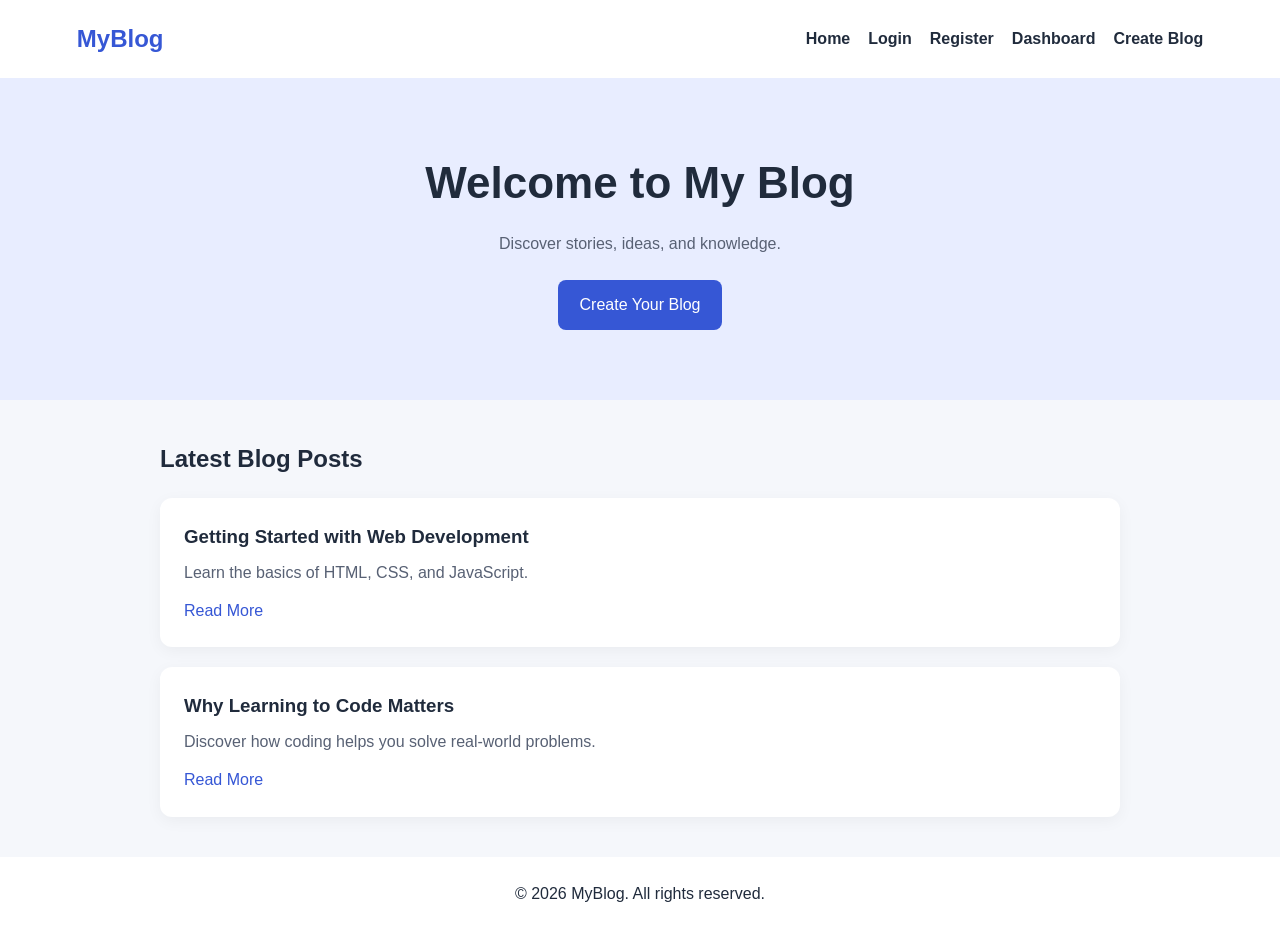
<file: index.html>
<!DOCTYPE html>
<html lang="en">
<head>
    <meta charset="UTF-8">
    <meta name="viewport" content="width=device-width, initial-scale=1.0">
    <title>My Blog Application</title>
    <link rel="stylesheet" href="style.css">
</head>
<body>

    <header>
        <h2>MyBlog</h2>
        <nav>
            <a href="index.html">Home</a>
            <a href="login.html">Login</a>
            <a href="register.html">Register</a>
            <a href="dashboard.html">Dashboard</a>
            <a href="create-blog.html">Create Blog</a>
        </nav>
    </header>

    <main>
        <section class="hero">
            <h1>Welcome to My Blog</h1>
            <p>Discover stories, ideas, and knowledge.</p>
            <a class="button" href="create-blog.html">Create Your Blog</a>
        </section>

        <section class="posts">
            <h2>Latest Blog Posts</h2>

            <article class="post-card">
                <h3>Getting Started with Web Development</h3>
                <p>Learn the basics of HTML, CSS, and JavaScript.</p>
                <a href="#">Read More</a>
            </article>

            <article class="post-card">
                <h3>Why Learning to Code Matters</h3>
                <p>Discover how coding helps you solve real-world problems.</p>
                <a href="#">Read More</a>
            </article>
        </section>
    </main>

    <footer>
        <p>&copy; 2026 MyBlog. All rights reserved.</p>
    </footer>

    <script src="script.js"></script>
</body>
</html>
</file>
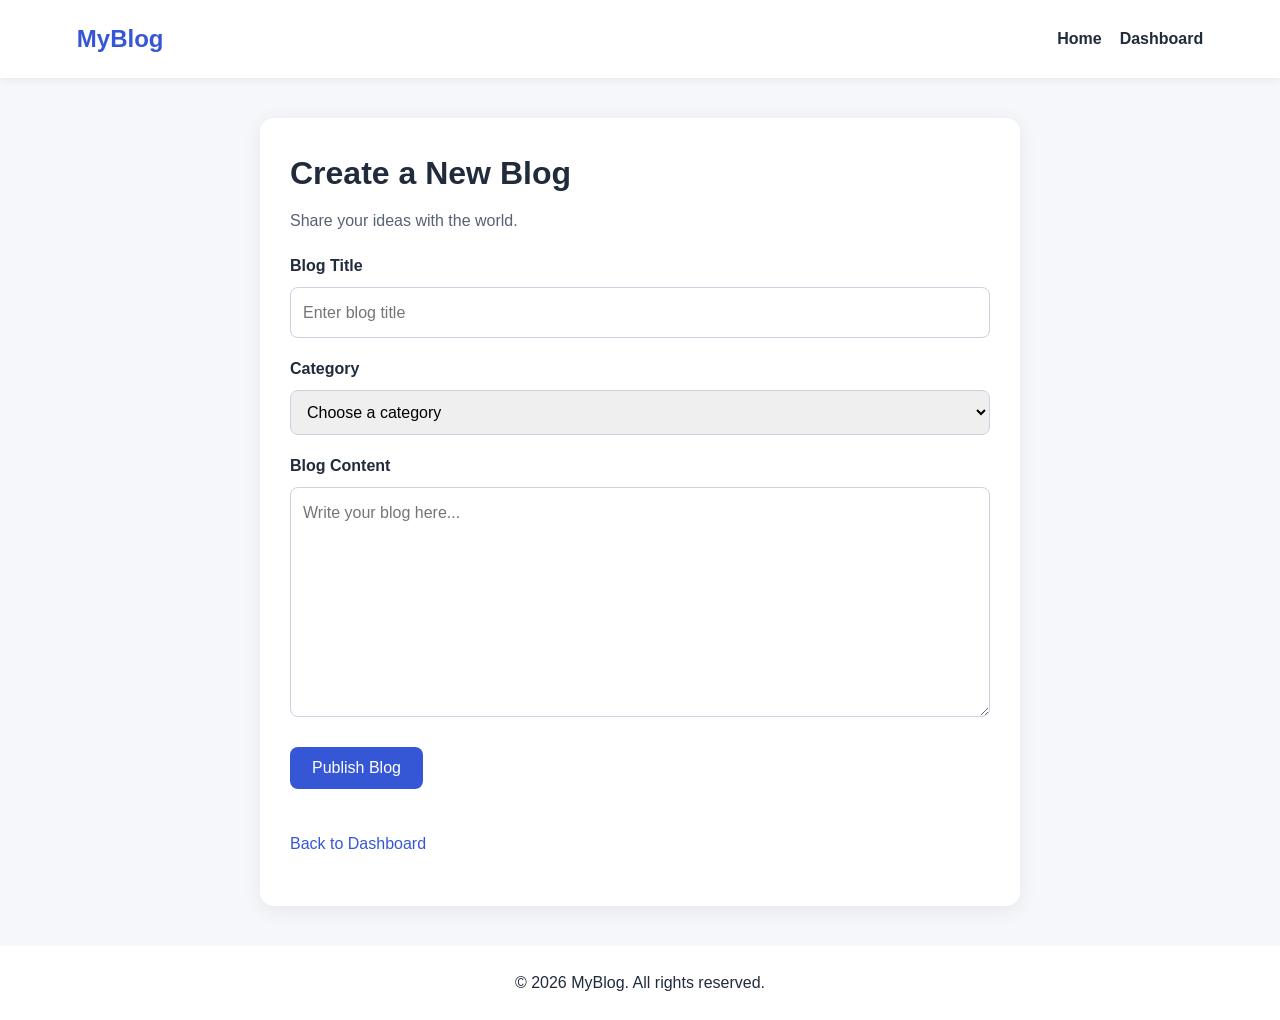
<file: create-blog.html>
<!DOCTYPE html>
<html lang="en">
<head>
    <meta charset="UTF-8">
    <meta name="viewport" content="width=device-width, initial-scale=1.0">
    <title>Create Blog - MyBlog</title>
    <link rel="stylesheet" href="style.css">
</head>
<body>

    <header>
        <h2><a href="index.html">MyBlog</a></h2>
        <nav>
            <a href="index.html">Home</a>
            <a href="dashboard.html">Dashboard</a>
        </nav>
    </header>

    <main class="create-container">
        <form class="create-card" id="blogForm">
            <h1>Create a New Blog</h1>
            <p>Share your ideas with the world.</p>

            <label for="blogTitle">Blog Title</label>
            <input type="text" id="blogTitle"
                   placeholder="Enter blog title" required>

            <label for="category">Category</label>
            <select id="category" required>
                <option value="">Choose a category</option>
                <option>Technology</option>
                <option>Education</option>
                <option>Lifestyle</option>
                <option>Travel</option>
                <option>Other</option>
            </select>

            <label for="blogContent">Blog Content</label>
            <textarea id="blogContent" rows="8"
                      placeholder="Write your blog here..."
                      required></textarea>

            <button class="button" type="submit">Publish Blog</button>

            <p id="blogMessage" role="status"></p>

            <p><a href="dashboard.html">Back to Dashboard</a></p>
        </form>
    </main>

    <footer>
        <p>&copy; 2026 MyBlog. All rights reserved.</p>
    </footer>

    <script src="script.js"></script>
</body>
</html>
</file>
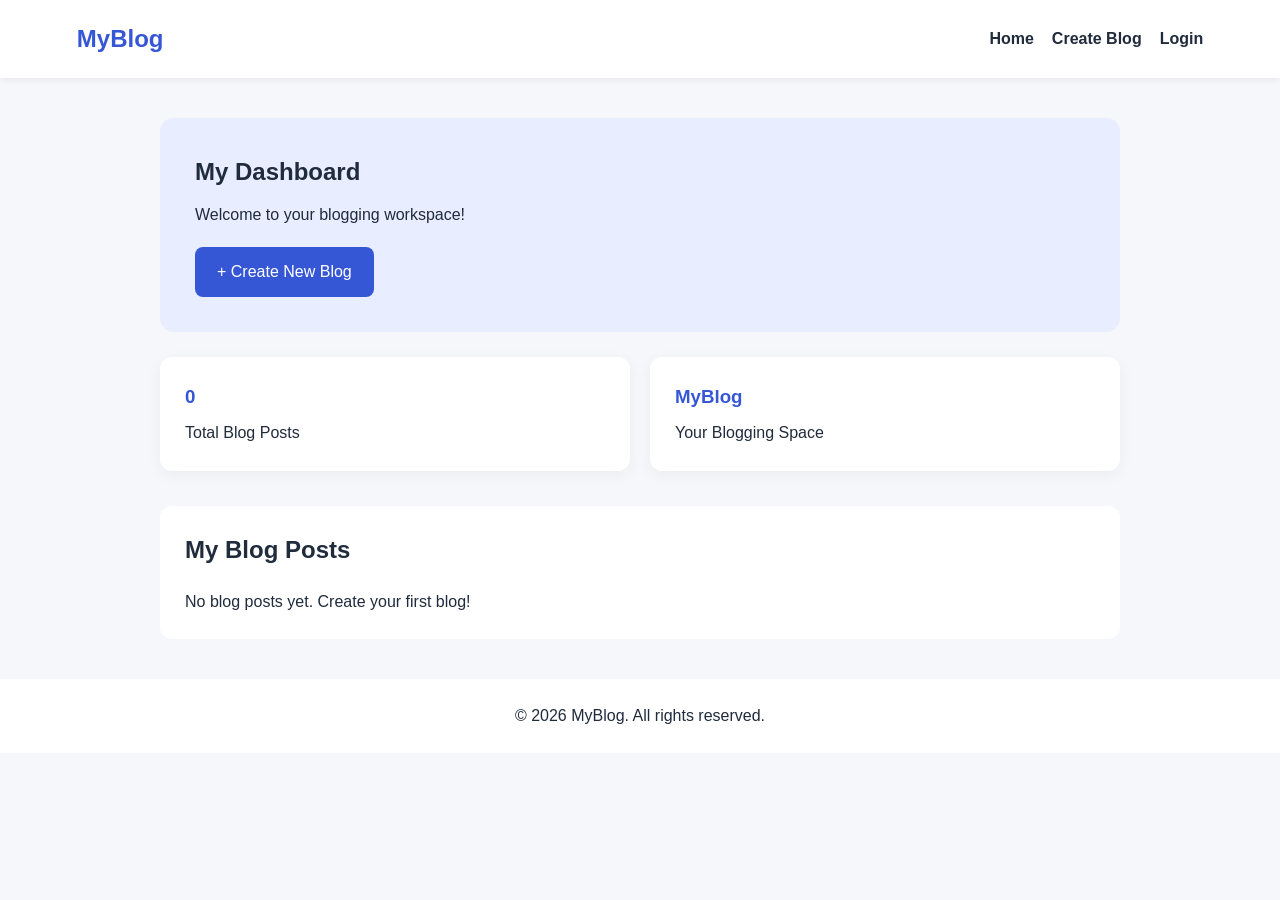
<file: dashboard.html>
<!DOCTYPE html>
<html lang="en">
<head>
    <meta charset="UTF-8">
    <meta name="viewport" content="width=device-width, initial-scale=1.0">
    <title>Dashboard - MyBlog</title>
    <link rel="stylesheet" href="style.css">
</head>
<body>

    <header>
        <h2><a href="index.html">MyBlog</a></h2>
        <nav>
            <a href="index.html">Home</a>
            <a href="create-blog.html">Create Blog</a>
            <a href="login.html">Login</a>
        </nav>
    </header>

    <main class="dashboard">
        <section class="dashboard-welcome">
            <h1>My Dashboard</h1>
            <p>Welcome to your blogging workspace!</p>
            <a class="button" href="create-blog.html">
                + Create New Blog
            </a>
        </section>

        <section class="dashboard-stats">
            <div class="stat-card">
                <h3 id="totalPosts">0</h3>
                <p>Total Blog Posts</p>
            </div>

            <div class="stat-card">
                <h3>MyBlog</h3>
                <p>Your Blogging Space</p>
            </div>
        </section>

        <section class="dashboard-posts">
            <h2>My Blog Posts</h2>
            <div id="myPosts">
                <p>No blog posts yet. Create your first blog!</p>
            </div>
        </section>
    </main>

    <footer>
        <p>&copy; 2026 MyBlog. All rights reserved.</p>
    </footer>

    <script src="script.js"></script>
</body>
</html>
</file>
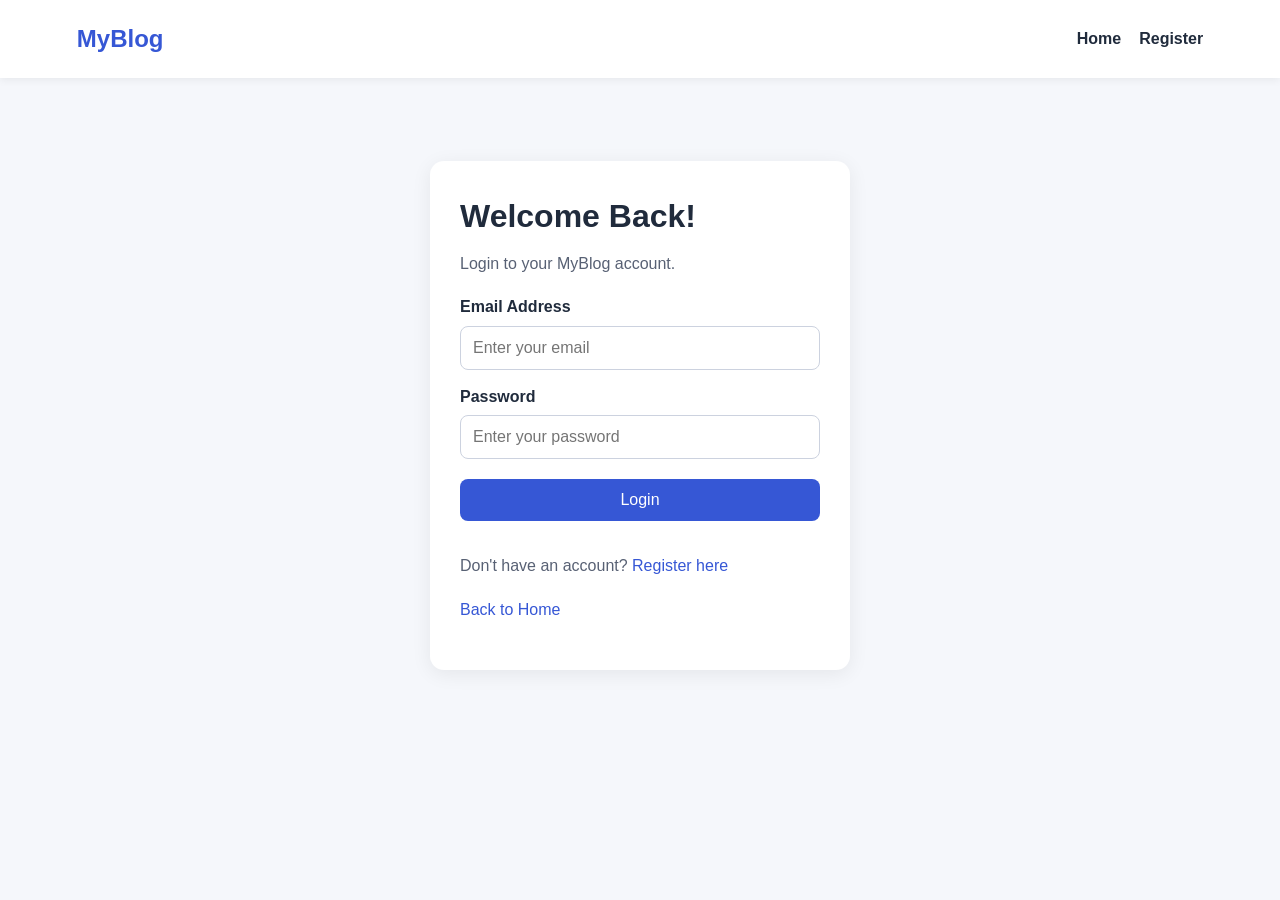
<file: login.html>
<!DOCTYPE html>
<html lang="en">
<head>
    <meta charset="UTF-8">
    <meta name="viewport" content="width=device-width, initial-scale=1.0">
    <title>Login - MyBlog</title>
    <link rel="stylesheet" href="style.css">
</head>
<body>

    <header>
        <h2><a href="index.html">MyBlog</a></h2>
        <nav>
            <a href="index.html">Home</a>
            <a href="register.html">Register</a>
        </nav>
    </header>

    <main class="auth-container">
        <form class="auth-card" id="loginForm">
            <h1>Welcome Back!</h1>
            <p>Login to your MyBlog account.</p>

            <label for="email">Email Address</label>
            <input
                type="email"
                id="email"
                placeholder="Enter your email"
                required
            >

            <label for="password">Password</label>
            <input
                type="password"
                id="password"
                placeholder="Enter your password"
                required
            >

            <button class="button" type="submit">Login</button>

            <p id="message" role="status"></p>

            <p>Don't have an account?
                <a href="register.html">Register here</a>
            </p>

            <p><a href="index.html">Back to Home</a></p>
        </form>
    </main>

    <script src="script.js"></script>
</body>
</html>
</file>
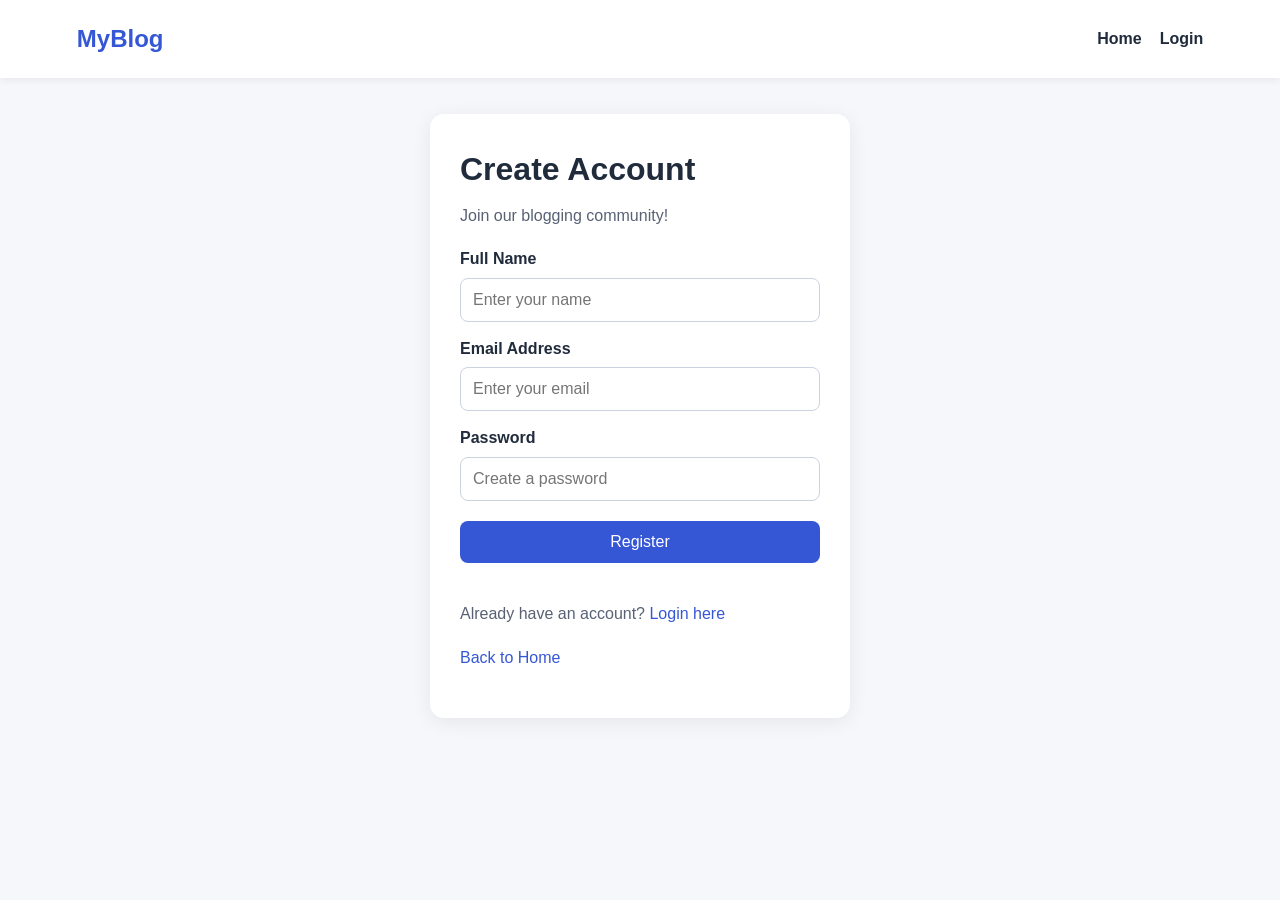
<file: register.html>
<!DOCTYPE html>
<html lang="en">
<head>
    <meta charset="UTF-8">
    <meta name="viewport" content="width=device-width, initial-scale=1.0">
    <title>Register - MyBlog</title>
    <link rel="stylesheet" href="style.css">
</head>
<body>

    <header>
        <h2><a href="index.html">MyBlog</a></h2>
        <nav>
            <a href="index.html">Home</a>
            <a href="login.html">Login</a>
        </nav>
    </header>

    <main class="auth-container">
        <form class="auth-card" id="registerForm">
            <h1>Create Account</h1>
            <p>Join our blogging community!</p>

            <label for="name">Full Name</label>
            <input type="text" id="name"
                   placeholder="Enter your name" required>

            <label for="email">Email Address</label>
            <input type="email" id="email"
                   placeholder="Enter your email" required>

            <label for="password">Password</label>
            <input type="password" id="password"
                   placeholder="Create a password"
                   minlength="6" required>

            <button class="button" type="submit">Register</button>

            <p id="registerMessage" role="status"></p>

            <p>Already have an account?
                <a href="login.html">Login here</a>
            </p>

            <p><a href="index.html">Back to Home</a></p>
        </form>
    </main>

    <script src="script.js"></script>
</body>
</html>
</file>
<file: style.css>
* {
    margin: 0;
    padding: 0;
    box-sizing: border-box;
}

body {
    font-family: Arial, sans-serif;
    background: #f5f7fb;
    color: #202b3c;
    line-height: 1.6;
}

header {
    background: white;
    padding: 20px 6%;
    display: flex;
    justify-content: space-between;
    align-items: center;
    flex-wrap: wrap;
    gap: 15px;
    box-shadow: 0 2px 8px #00000010;
}

header h2 {
    color: #3657d5;
}

nav {
    display: flex;
    gap: 18px;
    flex-wrap: wrap;
}

a {
    text-decoration: none;
    color: #3657d5;
}

nav a {
    color: #202b3c;
    font-weight: bold;
}

.hero {
    text-align: center;
    padding: 70px 20px;
    background: #e8edff;
}

.hero h1 {
    font-size: clamp(30px, 5vw, 44px);
    margin-bottom: 12px;
}

.hero p {
    margin-bottom: 24px;
    color: #586174;
}

.button {
    display: inline-block;
    background: #3657d5;
    color: white;
    padding: 12px 22px;
    border-radius: 8px;
}

.posts {
    max-width: 1000px;
    margin: 40px auto;
    padding: 0 20px;
}

.posts h2 {
    margin-bottom: 20px;
}

.post-card {
    background: white;
    padding: 24px;
    margin-bottom: 20px;
    border-radius: 12px;
    box-shadow: 0 4px 16px #0000000c;
}

.post-card h3 {
    margin-bottom: 8px;
}

.post-card p {
    margin-bottom: 12px;
    color: #586174;
}

footer {
    text-align: center;
    padding: 24px;
    background: white;
    margin-top: 40px;
}

@media (max-width: 600px) {
    header {
        flex-direction: column;
        align-items: flex-start;
    }

    nav {
        gap: 12px;
    }

    .hero {
        padding: 48px 16px;
    }
}
/* Login and Register page styles */

.auth-container {
    min-height: 75vh;
    display: flex;
    justify-content: center;
    align-items: center;
    padding: 30px 16px;
}

.auth-card {
    background: white;
    width: 100%;
    max-width: 420px;
    padding: 30px;
    border-radius: 14px;
    box-shadow: 0 4px 20px #00000012;
}

.auth-card h1 {
    margin-bottom: 8px;
}

.auth-card > p {
    margin-bottom: 18px;
    color: #586174;
}

.auth-card label {
    display: block;
    margin: 14px 0 6px;
    font-weight: bold;
}

.auth-card input {
    width: 100%;
    padding: 12px;
    border: 1px solid #ccd2df;
    border-radius: 8px;
    font-size: 16px;
}

.auth-card button {
    width: 100%;
    border: none;
    font-size: 16px;
    cursor: pointer;
    margin: 20px 0;
}

.auth-card #message {
    margin-bottom: 12px;
}
/* Dashboard page */

.dashboard {
    max-width: 1000px;
    margin: 40px auto;
    padding: 0 20px;
}

.dashboard-welcome {
    background: #e8edff;
    padding: 35px;
    border-radius: 14px;
    margin-bottom: 25px;
}

.dashboard-welcome h1 {
    margin-bottom: 10px;
}

.dashboard-welcome p {
    margin-bottom: 20px;
}

.dashboard-stats {
    display: grid;
    grid-template-columns: repeat(auto-fit, minmax(200px, 1fr));
    gap: 20px;
    margin-bottom: 35px;
}

.stat-card {
    background: white;
    padding: 25px;
    border-radius: 12px;
    box-shadow: 0 4px 16px #0000000c;
}

.stat-card h3 {
    color: #3657d5;
    margin-bottom: 8px;
}

.dashboard-posts {
    background: white;
    padding: 25px;
    border-radius: 12px;
}

.dashboard-posts h2 {
    margin-bottom: 20px;
}

@media (max-width: 600px) {
    .dashboard-welcome {
        padding: 24px;
    }
}
/* Create Blog page */

.create-container {
    max-width: 800px;
    margin: 40px auto;
    padding: 0 20px;
}

.create-card {
    background: white;
    padding: 30px;
    border-radius: 14px;
    box-shadow: 0 4px 20px #00000012;
}

.create-card h1 {
    margin-bottom: 8px;
}

.create-card > p {
    margin-bottom: 20px;
    color: #586174;
}

.create-card label {
    display: block;
    font-weight: bold;
    margin: 18px 0 8px;
}

.create-card input,
.create-card select,
.create-card textarea {
    width: 100%;
    padding: 12px;
    border: 1px solid #ccd2df;
    border-radius: 8px;
    font: inherit;
}

.create-card textarea {
    resize: vertical;
}

.create-card button {
    border: none;
    margin: 22px 0;
    cursor: pointer;
    font-size: 16px;
}

@media (max-width: 600px) {
    .create-card {
        padding: 20px;
    }
}
</file>
